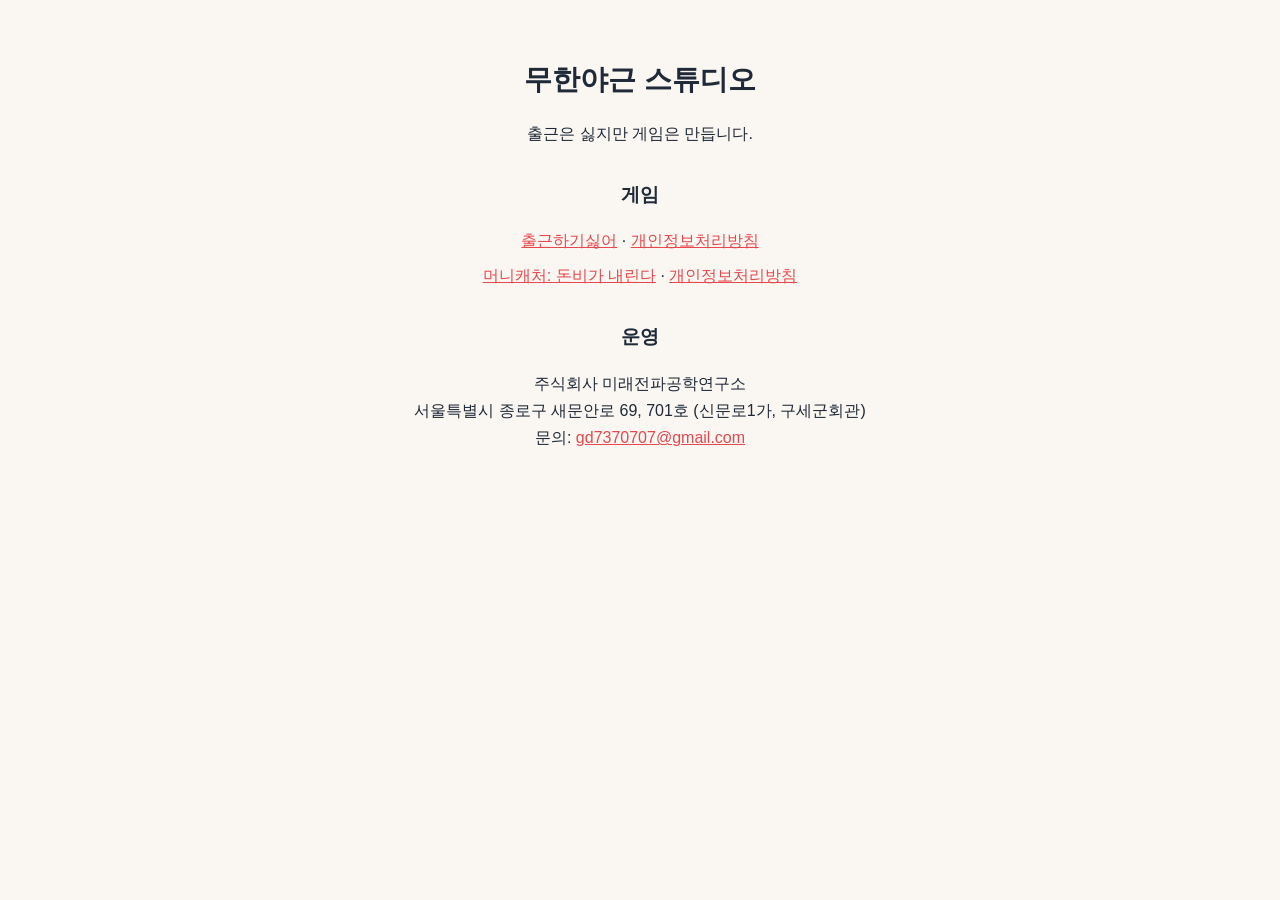
<file: index.html>
<!doctype html>
<html lang="ko">
<head>
<meta charset="utf-8">
<meta name="viewport" content="width=device-width, initial-scale=1">
<title>무한야근 스튜디오</title>
<link rel="stylesheet" href="dontwannawork/style.css">
</head>
<body>
<main class="hero">
<h1>무한야근 스튜디오</h1>
<p>출근은 싫지만 게임은 만듭니다.</p>
<h2>게임</h2>
<ul class="links">
<li><a href="dontwannawork/">출근하기싫어</a> · <a href="dontwannawork/privacy.html">개인정보처리방침</a></li>
<li><a href="moneycatcher/">머니캐처: 돈비가 내린다</a> · <a href="moneycatcher/privacy.html">개인정보처리방침</a></li>
</ul>
<h2>운영</h2>
<p>주식회사 미래전파공학연구소<br>
서울특별시 종로구 새문안로 69, 701호 (신문로1가, 구세군회관)<br>
문의: <a href="mailto:gd7370707@gmail.com">gd7370707@gmail.com</a></p>
</main>
</body>
</html>
</file>
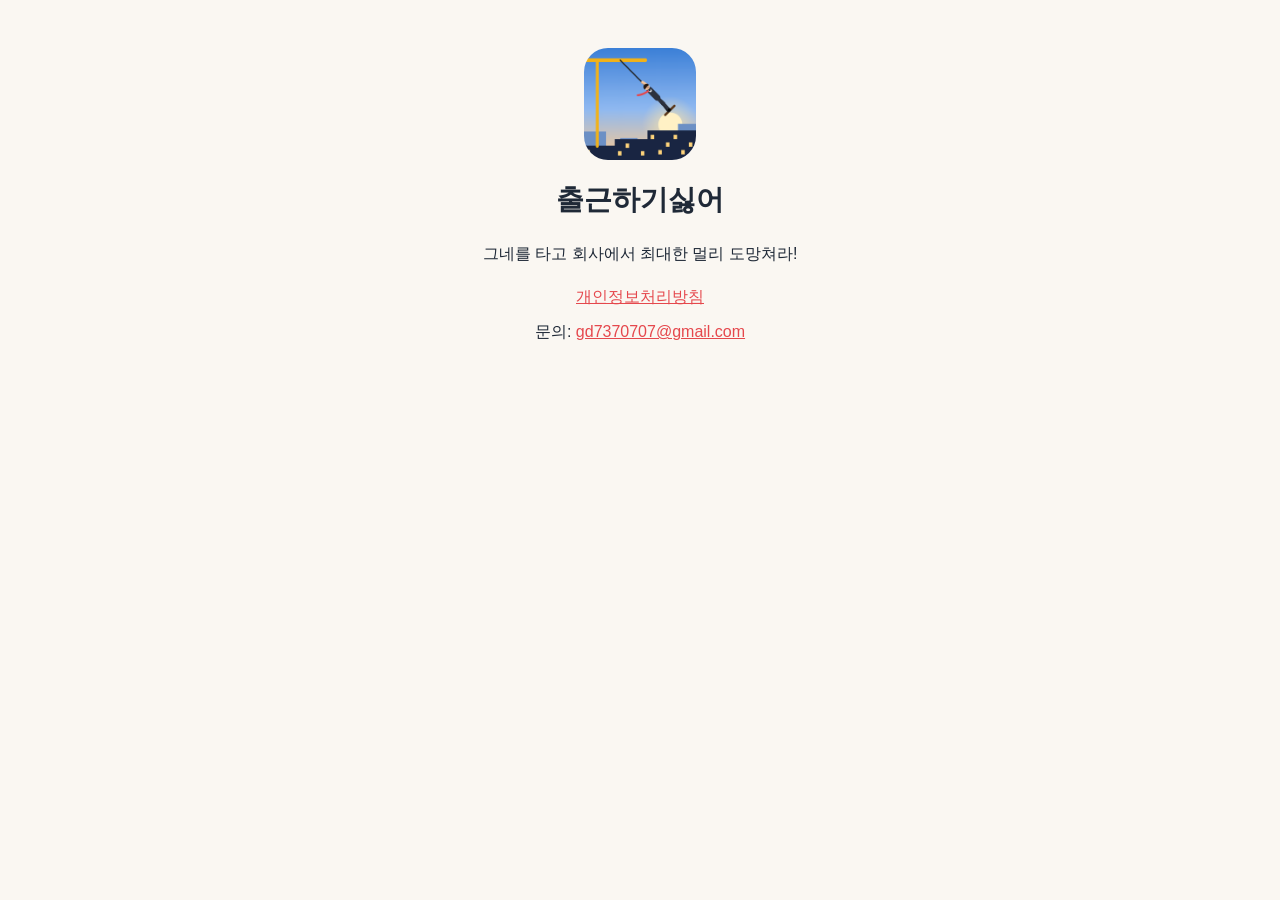
<file: dontwannawork/index.html>
<!doctype html>
<html lang="ko">
<head>
<meta charset="utf-8">
<meta name="viewport" content="width=device-width, initial-scale=1">
<title>출근하기싫어</title>
<link rel="stylesheet" href="style.css">
</head>
<body>
<main class="hero">
<img src="icon.png" alt="출근하기싫어 아이콘">
<h1>출근하기싫어</h1>
<p>그네를 타고 회사에서 최대한 멀리 도망쳐라!</p>
<ul class="links">
<li><a href="privacy.html">개인정보처리방침</a></li>
<li>문의: <a href="mailto:gd7370707@gmail.com">gd7370707@gmail.com</a></li>
</ul>
</main>
</body>
</html>
</file>
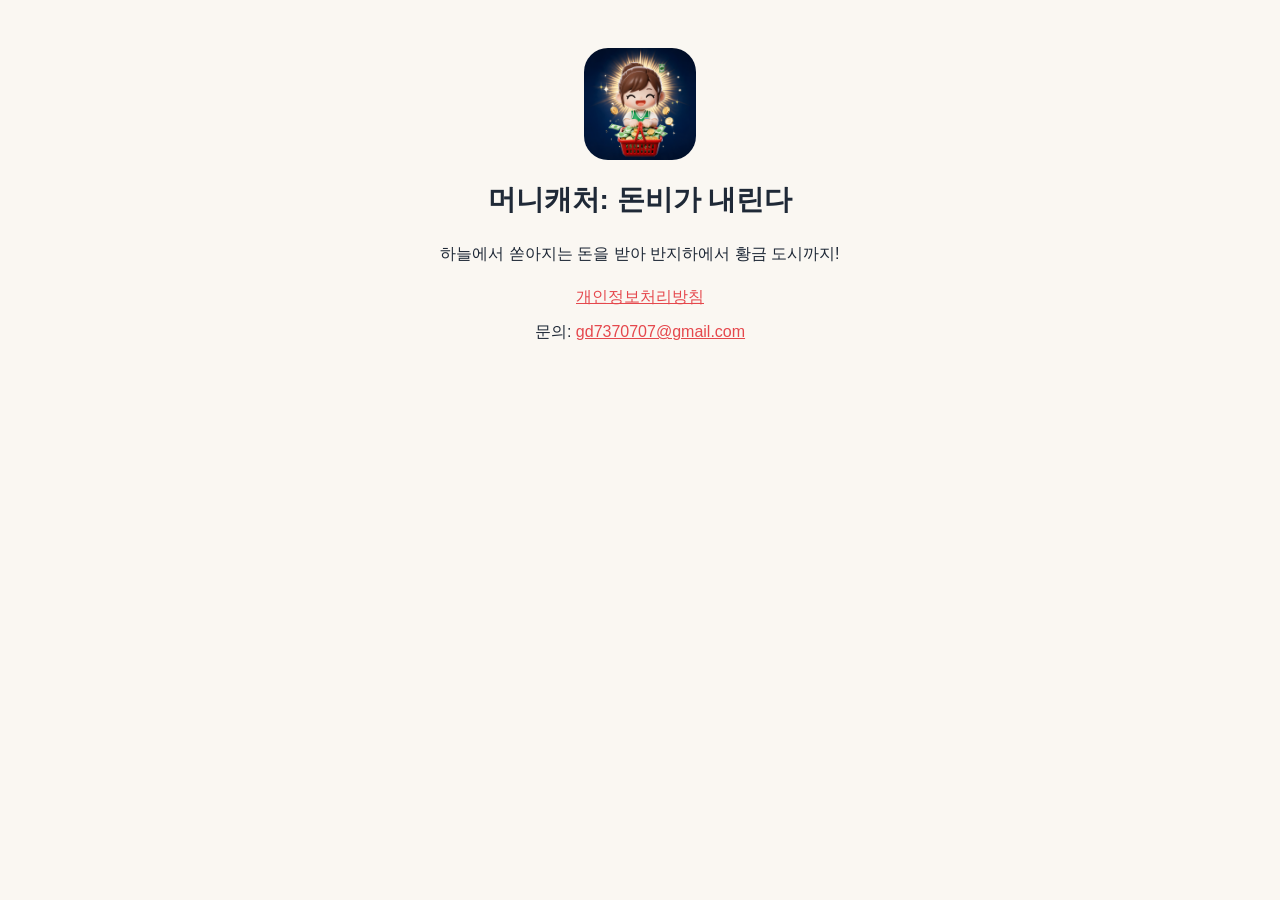
<file: moneycatcher/index.html>
<!doctype html>
<html lang="ko">
<head>
<meta charset="utf-8">
<meta name="viewport" content="width=device-width, initial-scale=1">
<title>머니캐처</title>
<link rel="stylesheet" href="style.css">
</head>
<body>
<main class="hero">
<img src="icon.png" alt="머니캐처 아이콘">
<h1>머니캐처: 돈비가 내린다</h1>
<p>하늘에서 쏟아지는 돈을 받아 반지하에서 황금 도시까지!</p>
<ul class="links">
<li><a href="privacy.html">개인정보처리방침</a></li>
<li>문의: <a href="mailto:gd7370707@gmail.com">gd7370707@gmail.com</a></li>
</ul>
</main>
</body>
</html>
</file>
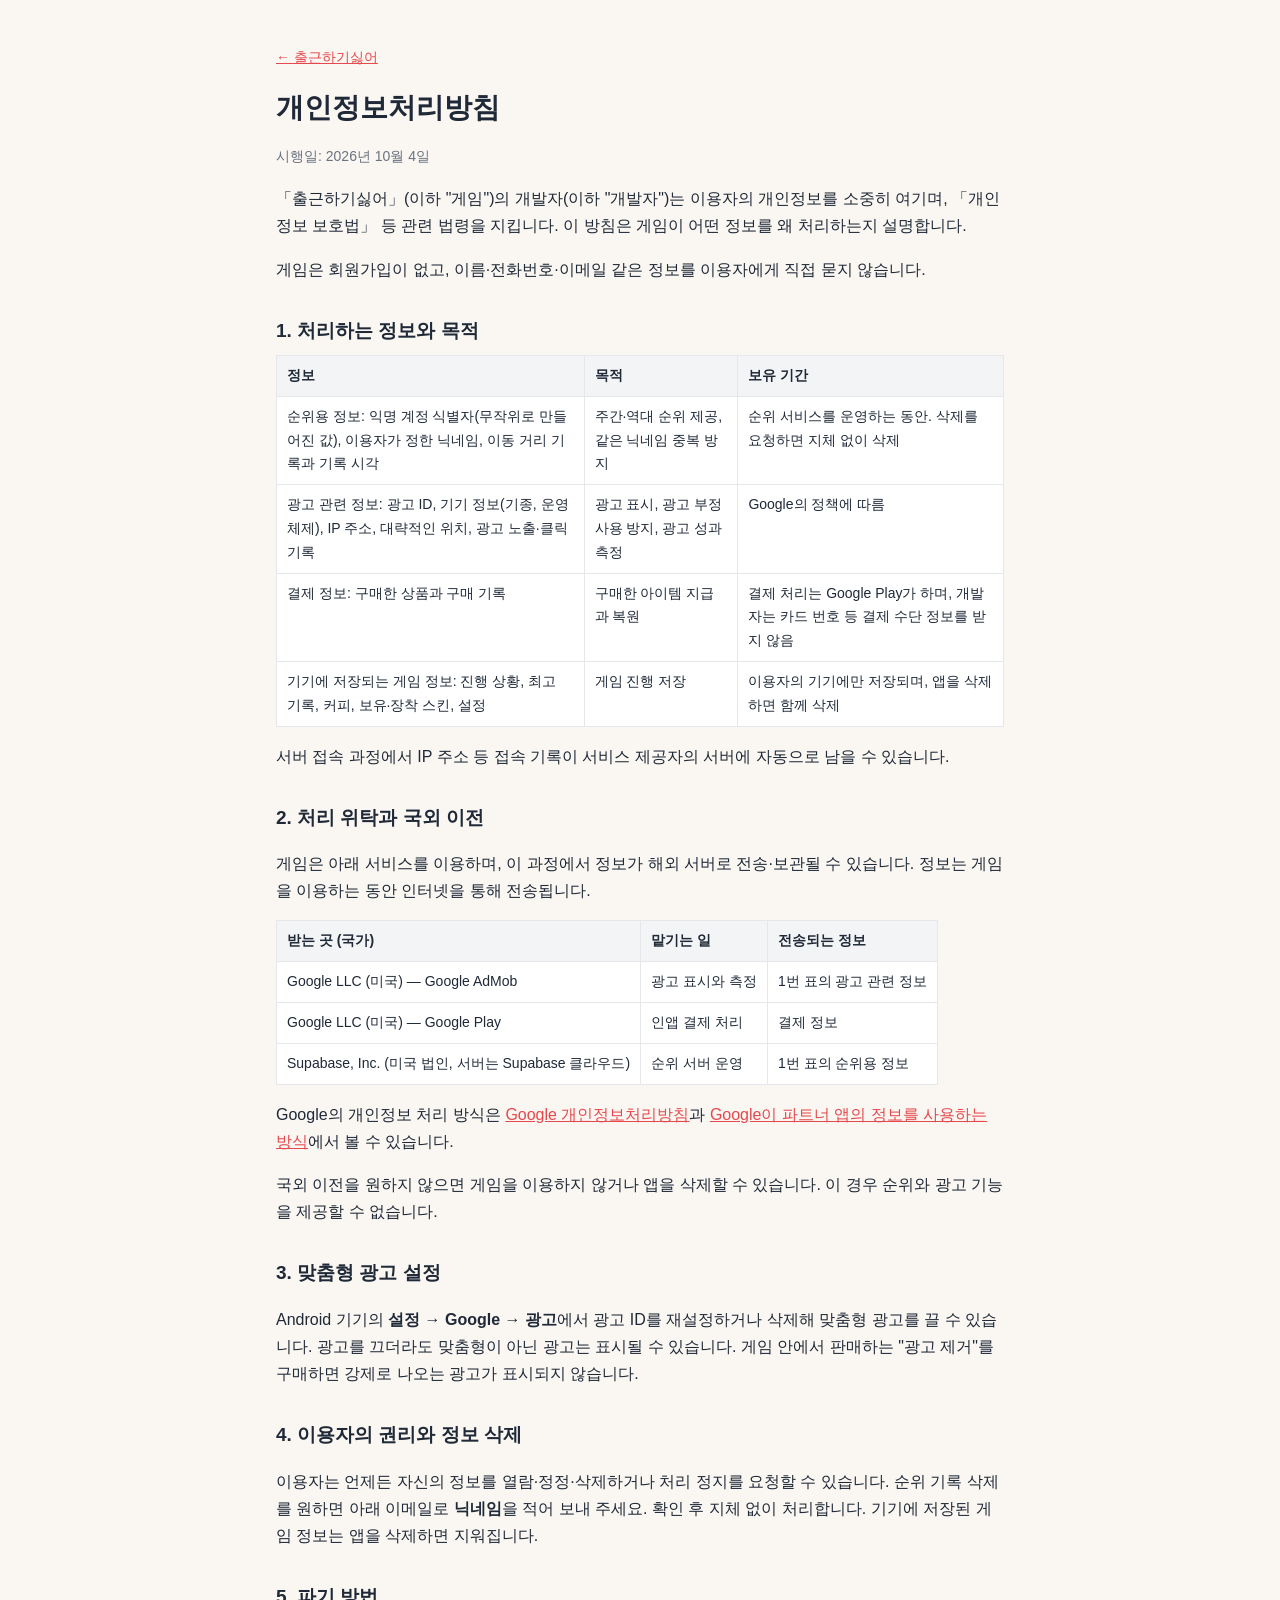
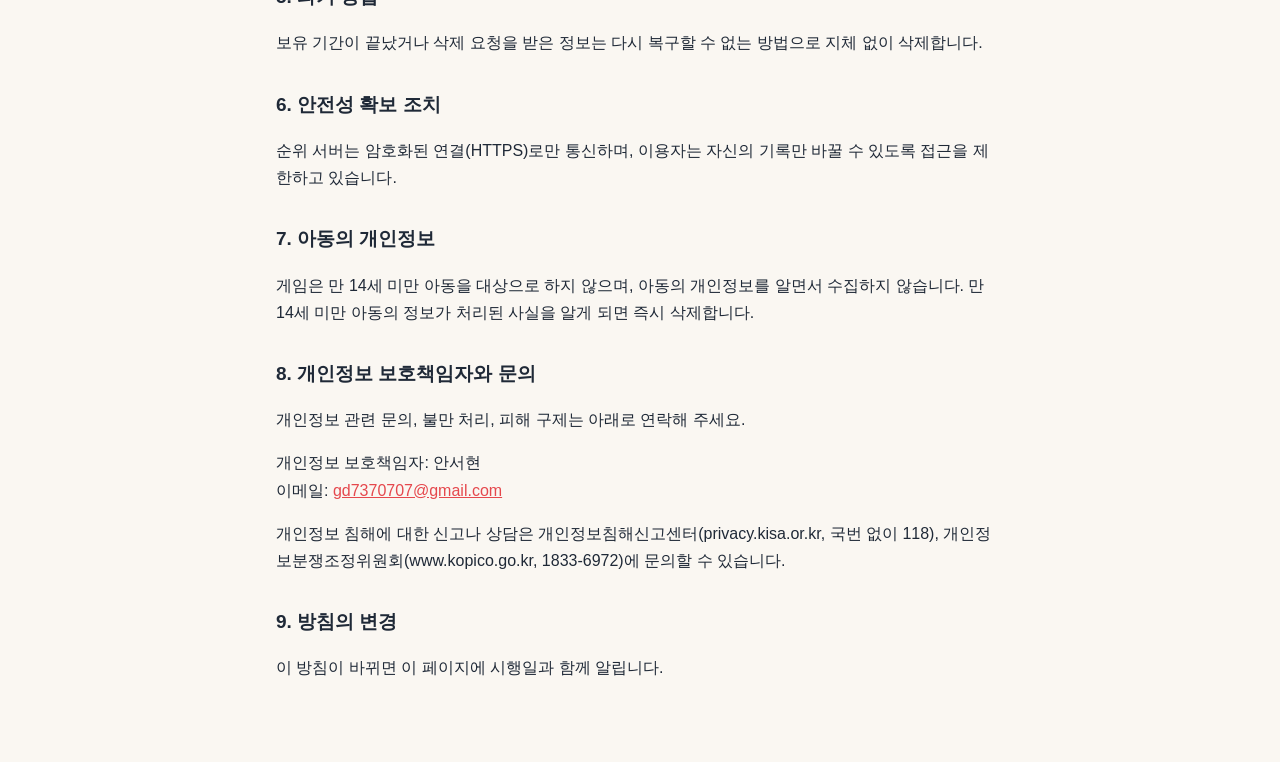
<file: dontwannawork/privacy.html>
<!doctype html>
<html lang="ko">
<head>
<meta charset="utf-8">
<meta name="viewport" content="width=device-width, initial-scale=1">
<title>출근하기싫어 개인정보처리방침</title>
<link rel="stylesheet" href="style.css">
</head>
<body>
<main>
<p class="back"><a href="index.html">← 출근하기싫어</a></p>
<h1>개인정보처리방침</h1>
<p class="meta">시행일: 2026년 10월 4일</p>

<p>「출근하기싫어」(이하 "게임")의 개발자(이하 "개발자")는 이용자의 개인정보를 소중히 여기며, 「개인정보 보호법」 등 관련 법령을 지킵니다. 이 방침은 게임이 어떤 정보를 왜 처리하는지 설명합니다.</p>
<p>게임은 회원가입이 없고, 이름·전화번호·이메일 같은 정보를 이용자에게 직접 묻지 않습니다.</p>

<h2>1. 처리하는 정보와 목적</h2>
<table>
<tr><th>정보</th><th>목적</th><th>보유 기간</th></tr>
<tr><td>순위용 정보: 익명 계정 식별자(무작위로 만들어진 값), 이용자가 정한 닉네임, 이동 거리 기록과 기록 시각</td><td>주간·역대 순위 제공, 같은 닉네임 중복 방지</td><td>순위 서비스를 운영하는 동안. 삭제를 요청하면 지체 없이 삭제</td></tr>
<tr><td>광고 관련 정보: 광고 ID, 기기 정보(기종, 운영체제), IP 주소, 대략적인 위치, 광고 노출·클릭 기록</td><td>광고 표시, 광고 부정 사용 방지, 광고 성과 측정</td><td>Google의 정책에 따름</td></tr>
<tr><td>결제 정보: 구매한 상품과 구매 기록</td><td>구매한 아이템 지급과 복원</td><td>결제 처리는 Google Play가 하며, 개발자는 카드 번호 등 결제 수단 정보를 받지 않음</td></tr>
<tr><td>기기에 저장되는 게임 정보: 진행 상황, 최고 기록, 커피, 보유·장착 스킨, 설정</td><td>게임 진행 저장</td><td>이용자의 기기에만 저장되며, 앱을 삭제하면 함께 삭제</td></tr>
</table>
<p>서버 접속 과정에서 IP 주소 등 접속 기록이 서비스 제공자의 서버에 자동으로 남을 수 있습니다.</p>

<h2>2. 처리 위탁과 국외 이전</h2>
<p>게임은 아래 서비스를 이용하며, 이 과정에서 정보가 해외 서버로 전송·보관될 수 있습니다. 정보는 게임을 이용하는 동안 인터넷을 통해 전송됩니다.</p>
<table>
<tr><th>받는 곳 (국가)</th><th>맡기는 일</th><th>전송되는 정보</th></tr>
<tr><td>Google LLC (미국) — Google AdMob</td><td>광고 표시와 측정</td><td>1번 표의 광고 관련 정보</td></tr>
<tr><td>Google LLC (미국) — Google Play</td><td>인앱 결제 처리</td><td>결제 정보</td></tr>
<tr><td>Supabase, Inc. (미국 법인, 서버는 Supabase 클라우드)</td><td>순위 서버 운영</td><td>1번 표의 순위용 정보</td></tr>
</table>
<p>Google의 개인정보 처리 방식은 <a href="https://policies.google.com/privacy">Google 개인정보처리방침</a>과 <a href="https://policies.google.com/technologies/partner-sites">Google이 파트너 앱의 정보를 사용하는 방식</a>에서 볼 수 있습니다.</p>
<p>국외 이전을 원하지 않으면 게임을 이용하지 않거나 앱을 삭제할 수 있습니다. 이 경우 순위와 광고 기능을 제공할 수 없습니다.</p>

<h2>3. 맞춤형 광고 설정</h2>
<p>Android 기기의 <b>설정 → Google → 광고</b>에서 광고 ID를 재설정하거나 삭제해 맞춤형 광고를 끌 수 있습니다. 광고를 끄더라도 맞춤형이 아닌 광고는 표시될 수 있습니다. 게임 안에서 판매하는 "광고 제거"를 구매하면 강제로 나오는 광고가 표시되지 않습니다.</p>

<h2>4. 이용자의 권리와 정보 삭제</h2>
<p>이용자는 언제든 자신의 정보를 열람·정정·삭제하거나 처리 정지를 요청할 수 있습니다. 순위 기록 삭제를 원하면 아래 이메일로 <b>닉네임</b>을 적어 보내 주세요. 확인 후 지체 없이 처리합니다. 기기에 저장된 게임 정보는 앱을 삭제하면 지워집니다.</p>

<h2>5. 파기 방법</h2>
<p>보유 기간이 끝났거나 삭제 요청을 받은 정보는 다시 복구할 수 없는 방법으로 지체 없이 삭제합니다.</p>

<h2>6. 안전성 확보 조치</h2>
<p>순위 서버는 암호화된 연결(HTTPS)로만 통신하며, 이용자는 자신의 기록만 바꿀 수 있도록 접근을 제한하고 있습니다.</p>

<h2>7. 아동의 개인정보</h2>
<p>게임은 만 14세 미만 아동을 대상으로 하지 않으며, 아동의 개인정보를 알면서 수집하지 않습니다. 만 14세 미만 아동의 정보가 처리된 사실을 알게 되면 즉시 삭제합니다.</p>

<h2>8. 개인정보 보호책임자와 문의</h2>
<p>개인정보 관련 문의, 불만 처리, 피해 구제는 아래로 연락해 주세요.</p>
<p>개인정보 보호책임자: 안서현<br>이메일: <a href="mailto:gd7370707@gmail.com">gd7370707@gmail.com</a></p>
<p>개인정보 침해에 대한 신고나 상담은 개인정보침해신고센터(privacy.kisa.or.kr, 국번 없이 118), 개인정보분쟁조정위원회(www.kopico.go.kr, 1833-6972)에 문의할 수 있습니다.</p>

<h2>9. 방침의 변경</h2>
<p>이 방침이 바뀌면 이 페이지에 시행일과 함께 알립니다.</p>
</main>
</body>
</html>
</file>
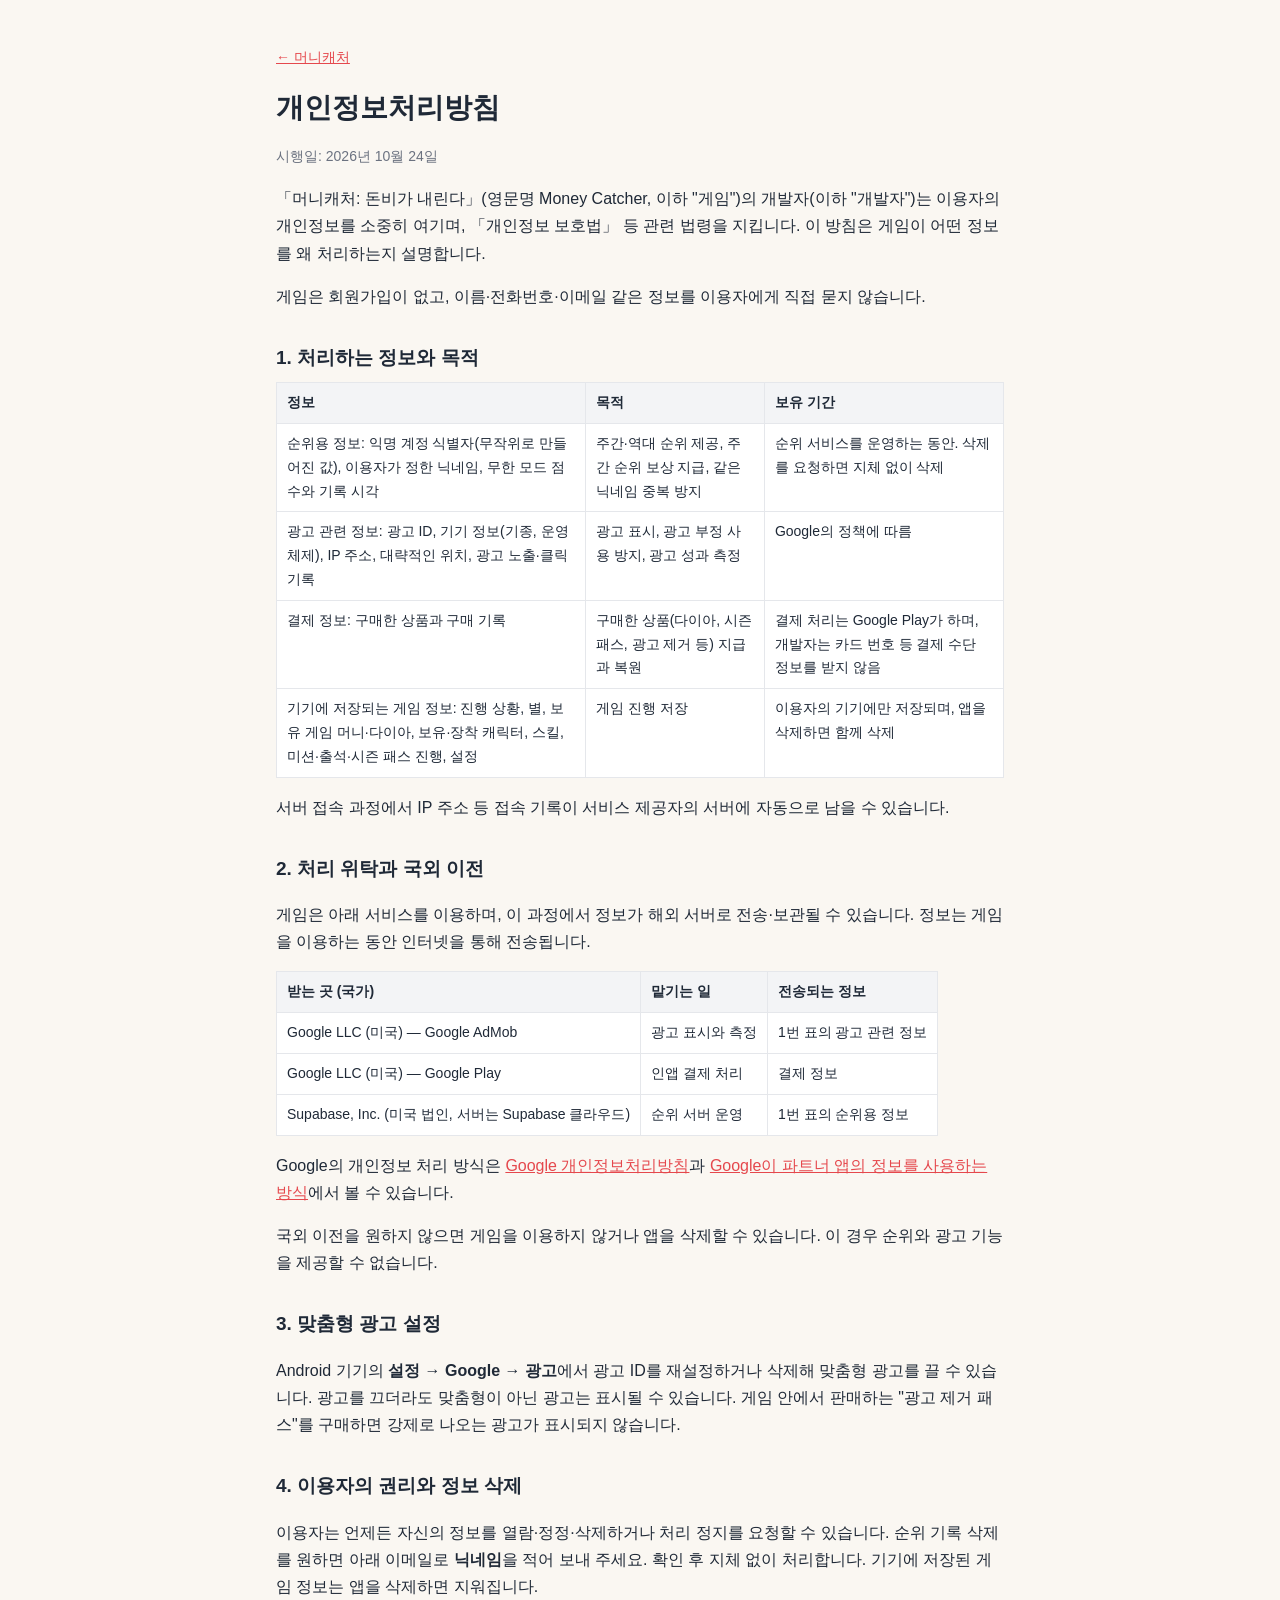
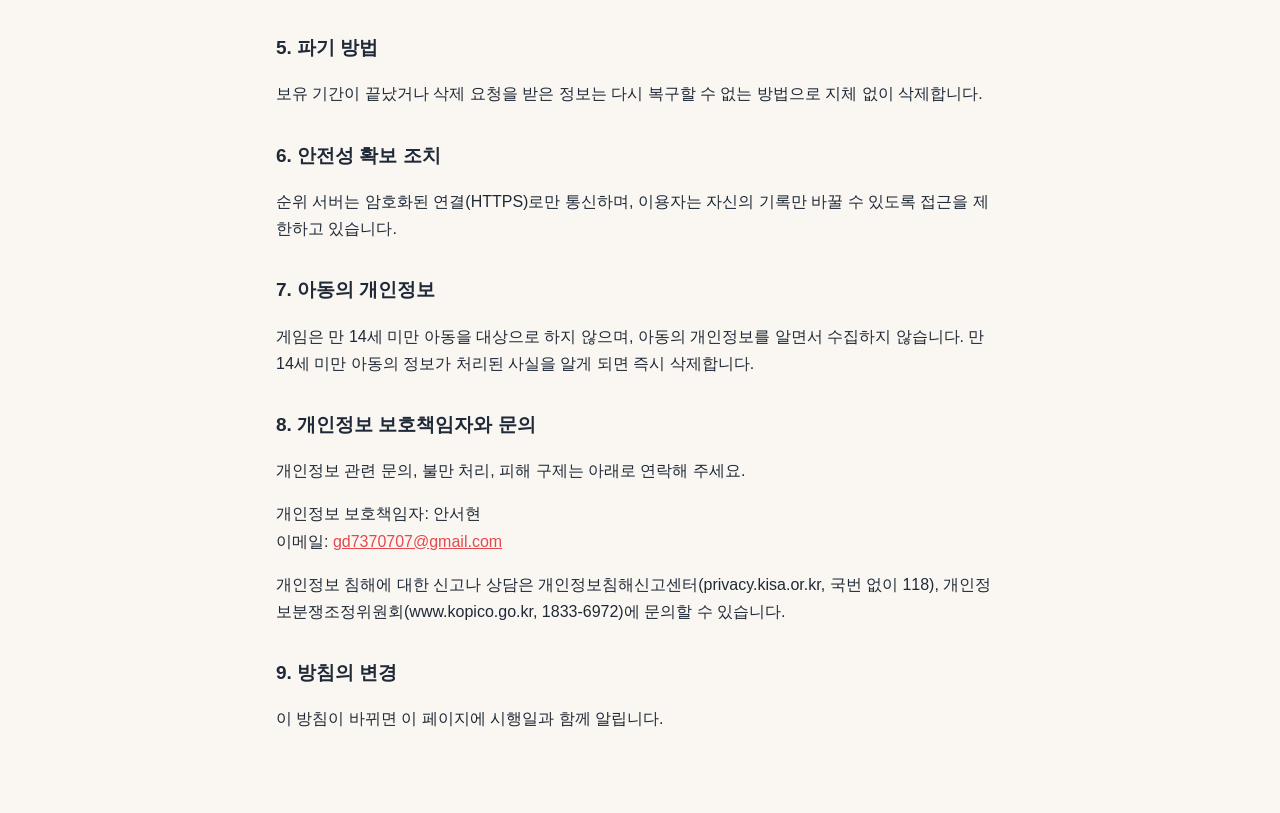
<file: moneycatcher/privacy.html>
<!doctype html>
<html lang="ko">
<head>
<meta charset="utf-8">
<meta name="viewport" content="width=device-width, initial-scale=1">
<title>머니캐처 개인정보처리방침</title>
<link rel="stylesheet" href="style.css">
</head>
<body>
<main>
<p class="back"><a href="index.html">← 머니캐처</a></p>
<h1>개인정보처리방침</h1>
<p class="meta">시행일: 2026년 10월 24일</p>

<p>「머니캐처: 돈비가 내린다」(영문명 Money Catcher, 이하 "게임")의 개발자(이하 "개발자")는 이용자의 개인정보를 소중히 여기며, 「개인정보 보호법」 등 관련 법령을 지킵니다. 이 방침은 게임이 어떤 정보를 왜 처리하는지 설명합니다.</p>
<p>게임은 회원가입이 없고, 이름·전화번호·이메일 같은 정보를 이용자에게 직접 묻지 않습니다.</p>

<h2>1. 처리하는 정보와 목적</h2>
<table>
<tr><th>정보</th><th>목적</th><th>보유 기간</th></tr>
<tr><td>순위용 정보: 익명 계정 식별자(무작위로 만들어진 값), 이용자가 정한 닉네임, 무한 모드 점수와 기록 시각</td><td>주간·역대 순위 제공, 주간 순위 보상 지급, 같은 닉네임 중복 방지</td><td>순위 서비스를 운영하는 동안. 삭제를 요청하면 지체 없이 삭제</td></tr>
<tr><td>광고 관련 정보: 광고 ID, 기기 정보(기종, 운영체제), IP 주소, 대략적인 위치, 광고 노출·클릭 기록</td><td>광고 표시, 광고 부정 사용 방지, 광고 성과 측정</td><td>Google의 정책에 따름</td></tr>
<tr><td>결제 정보: 구매한 상품과 구매 기록</td><td>구매한 상품(다이아, 시즌 패스, 광고 제거 등) 지급과 복원</td><td>결제 처리는 Google Play가 하며, 개발자는 카드 번호 등 결제 수단 정보를 받지 않음</td></tr>
<tr><td>기기에 저장되는 게임 정보: 진행 상황, 별, 보유 게임 머니·다이아, 보유·장착 캐릭터, 스킬, 미션·출석·시즌 패스 진행, 설정</td><td>게임 진행 저장</td><td>이용자의 기기에만 저장되며, 앱을 삭제하면 함께 삭제</td></tr>
</table>
<p>서버 접속 과정에서 IP 주소 등 접속 기록이 서비스 제공자의 서버에 자동으로 남을 수 있습니다.</p>

<h2>2. 처리 위탁과 국외 이전</h2>
<p>게임은 아래 서비스를 이용하며, 이 과정에서 정보가 해외 서버로 전송·보관될 수 있습니다. 정보는 게임을 이용하는 동안 인터넷을 통해 전송됩니다.</p>
<table>
<tr><th>받는 곳 (국가)</th><th>맡기는 일</th><th>전송되는 정보</th></tr>
<tr><td>Google LLC (미국) — Google AdMob</td><td>광고 표시와 측정</td><td>1번 표의 광고 관련 정보</td></tr>
<tr><td>Google LLC (미국) — Google Play</td><td>인앱 결제 처리</td><td>결제 정보</td></tr>
<tr><td>Supabase, Inc. (미국 법인, 서버는 Supabase 클라우드)</td><td>순위 서버 운영</td><td>1번 표의 순위용 정보</td></tr>
</table>
<p>Google의 개인정보 처리 방식은 <a href="https://policies.google.com/privacy">Google 개인정보처리방침</a>과 <a href="https://policies.google.com/technologies/partner-sites">Google이 파트너 앱의 정보를 사용하는 방식</a>에서 볼 수 있습니다.</p>
<p>국외 이전을 원하지 않으면 게임을 이용하지 않거나 앱을 삭제할 수 있습니다. 이 경우 순위와 광고 기능을 제공할 수 없습니다.</p>

<h2>3. 맞춤형 광고 설정</h2>
<p>Android 기기의 <b>설정 → Google → 광고</b>에서 광고 ID를 재설정하거나 삭제해 맞춤형 광고를 끌 수 있습니다. 광고를 끄더라도 맞춤형이 아닌 광고는 표시될 수 있습니다. 게임 안에서 판매하는 "광고 제거 패스"를 구매하면 강제로 나오는 광고가 표시되지 않습니다.</p>

<h2>4. 이용자의 권리와 정보 삭제</h2>
<p>이용자는 언제든 자신의 정보를 열람·정정·삭제하거나 처리 정지를 요청할 수 있습니다. 순위 기록 삭제를 원하면 아래 이메일로 <b>닉네임</b>을 적어 보내 주세요. 확인 후 지체 없이 처리합니다. 기기에 저장된 게임 정보는 앱을 삭제하면 지워집니다.</p>

<h2>5. 파기 방법</h2>
<p>보유 기간이 끝났거나 삭제 요청을 받은 정보는 다시 복구할 수 없는 방법으로 지체 없이 삭제합니다.</p>

<h2>6. 안전성 확보 조치</h2>
<p>순위 서버는 암호화된 연결(HTTPS)로만 통신하며, 이용자는 자신의 기록만 바꿀 수 있도록 접근을 제한하고 있습니다.</p>

<h2>7. 아동의 개인정보</h2>
<p>게임은 만 14세 미만 아동을 대상으로 하지 않으며, 아동의 개인정보를 알면서 수집하지 않습니다. 만 14세 미만 아동의 정보가 처리된 사실을 알게 되면 즉시 삭제합니다.</p>

<h2>8. 개인정보 보호책임자와 문의</h2>
<p>개인정보 관련 문의, 불만 처리, 피해 구제는 아래로 연락해 주세요.</p>
<p>개인정보 보호책임자: 안서현<br>이메일: <a href="mailto:gd7370707@gmail.com">gd7370707@gmail.com</a></p>
<p>개인정보 침해에 대한 신고나 상담은 개인정보침해신고센터(privacy.kisa.or.kr, 국번 없이 118), 개인정보분쟁조정위원회(www.kopico.go.kr, 1833-6972)에 문의할 수 있습니다.</p>

<h2>9. 방침의 변경</h2>
<p>이 방침이 바뀌면 이 페이지에 시행일과 함께 알립니다.</p>
</main>
</body>
</html>
</file>
<file: dontwannawork/style.css>
:root { --ink: #1f2937; --muted: #6b7280; --line: #e5e7eb; --accent: #e5484d; --bg: #faf7f2; }
* { box-sizing: border-box; }
body { margin: 0; background: var(--bg); color: var(--ink);
  font: 16px/1.7 -apple-system, BlinkMacSystemFont, "Apple SD Gothic Neo", "Noto Sans KR", sans-serif; }
main { max-width: 760px; margin: 0 auto; padding: 32px 16px 64px; }
h1 { font-size: 28px; margin: 8px 0 4px; }
h2 { font-size: 19px; margin: 32px 0 8px; }
.meta, .back { color: var(--muted); font-size: 14px; }
a { color: var(--accent); }
table { width: 100%; border-collapse: collapse; font-size: 14px; margin: 8px 0; display: block; overflow-x: auto; }
th, td { border: 1px solid var(--line); padding: 8px 10px; text-align: left; vertical-align: top; background: #fff; }
th { background: #f3f4f6; }
.hero { text-align: center; padding-top: 48px; }
.hero img { width: 112px; height: 112px; border-radius: 24px; }
.links { list-style: none; padding: 0; }
.links li { margin: 8px 0; }
</file>
<file: moneycatcher/style.css>
:root { --ink: #1f2937; --muted: #6b7280; --line: #e5e7eb; --accent: #e5484d; --bg: #faf7f2; }
* { box-sizing: border-box; }
body { margin: 0; background: var(--bg); color: var(--ink);
  font: 16px/1.7 -apple-system, BlinkMacSystemFont, "Apple SD Gothic Neo", "Noto Sans KR", sans-serif; }
main { max-width: 760px; margin: 0 auto; padding: 32px 16px 64px; }
h1 { font-size: 28px; margin: 8px 0 4px; }
h2 { font-size: 19px; margin: 32px 0 8px; }
.meta, .back { color: var(--muted); font-size: 14px; }
a { color: var(--accent); }
table { width: 100%; border-collapse: collapse; font-size: 14px; margin: 8px 0; display: block; overflow-x: auto; }
th, td { border: 1px solid var(--line); padding: 8px 10px; text-align: left; vertical-align: top; background: #fff; }
th { background: #f3f4f6; }
.hero { text-align: center; padding-top: 48px; }
.hero img { width: 112px; height: 112px; border-radius: 24px; }
.links { list-style: none; padding: 0; }
.links li { margin: 8px 0; }
</file>
